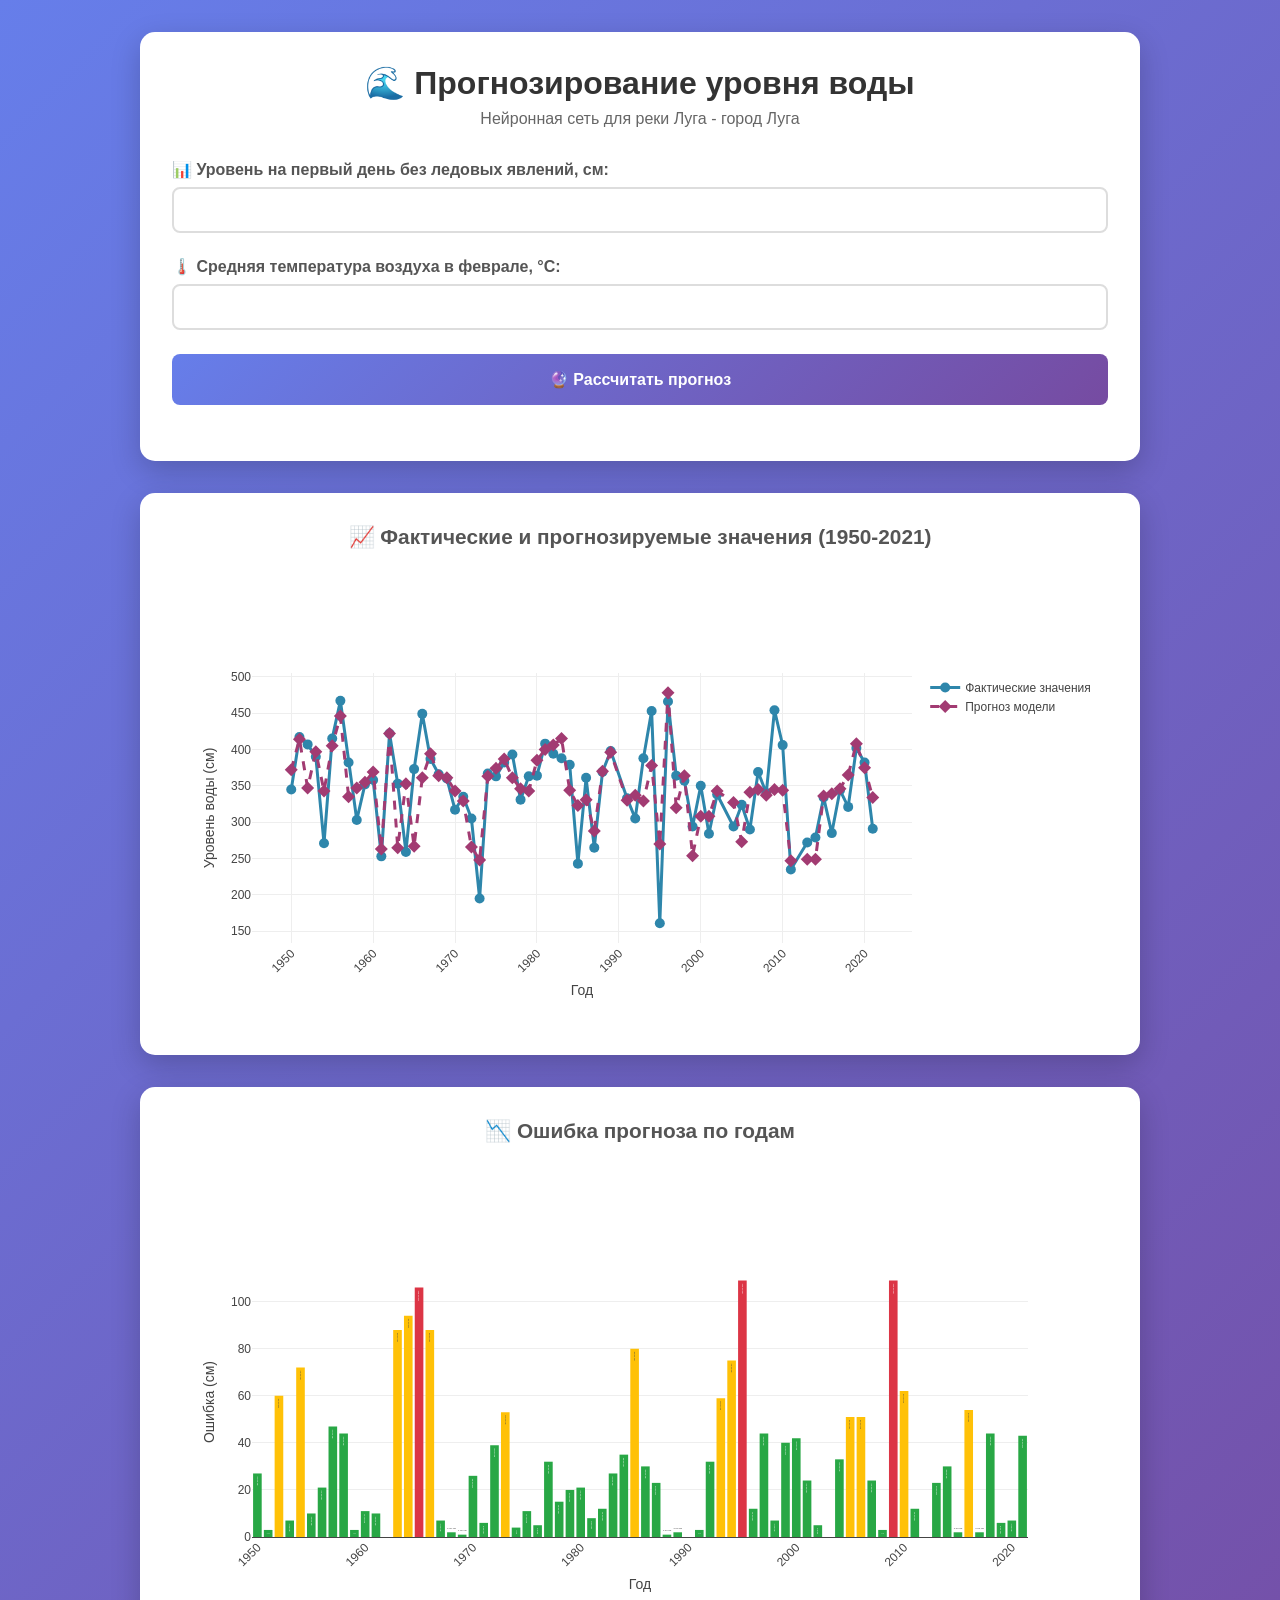
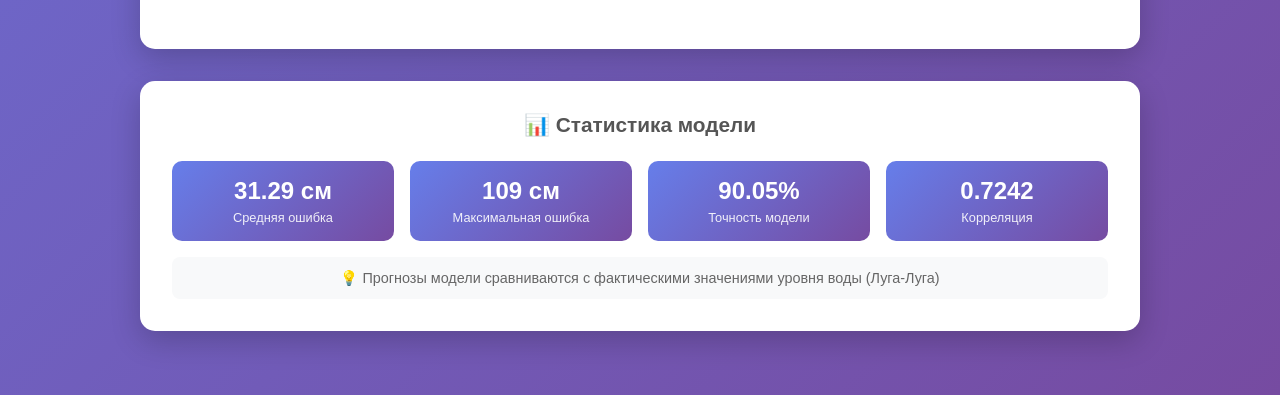
<file: templates/index.html>
<!DOCTYPE html>
<html lang="ru">
<head>
    <meta charset="UTF-8">
    <meta name="viewport" content="width=device-width, initial-scale=1.0">
    <title>Нейронная сеть - Прогнозирование уровня воды</title>
    <script src="https://cdn.plot.ly/plotly-latest.min.js"></script>
    <style>
        * {
            margin: 0;
            padding: 0;
            box-sizing: border-box;
        }

        body {
            font-family: 'Segoe UI', Tahoma, Geneva, Verdana, sans-serif;
            background: linear-gradient(135deg, #667eea 0%, #764ba1 100%);
            min-height: 100vh;
            padding: 2rem;
        }

        .container {
            background: white;
            padding: 2rem;
            border-radius: 15px;
            box-shadow: 0 10px 30px rgba(0,0,0,0.2);
            width: 100%;
            max-width: 1000px;
            margin: 0 auto 2rem auto;
        }

        h1 {
            text-align: center;
            color: #333;
            margin-bottom: 0.5rem;
        }

        .subtitle {
            text-align: center;
            color: #666;
            margin-bottom: 2rem;
        }

        h2 {
            color: #555;
            margin-bottom: 1.5rem;
            text-align: center;
            font-size: 1.3rem;
        }

        .input-group {
            margin-bottom: 1.5rem;
        }

        label {
            display: block;
            margin-bottom: 0.5rem;
            font-weight: bold;
            color: #555;
        }

        input[type="number"] {
            width: 100%;
            padding: 0.75rem;
            border: 2px solid #ddd;
            border-radius: 8px;
            font-size: 1rem;
            transition: border-color 0.3s;
        }

        input[type="number"]:focus {
            outline: none;
            border-color: #667eea;
        }

        button {
            background: linear-gradient(135deg, #667eea 0%, #764ba1 100%);
            color: white;
            padding: 1rem;
            border: none;
            border-radius: 8px;
            font-size: 1rem;
            cursor: pointer;
            width: 100%;
            font-weight: bold;
            transition: transform 0.2s;
        }

        button:hover {
            transform: translateY(-2px);
        }

        .result {
            margin-top: 1.5rem;
            text-align: center;
        }

        .success {
            background: #d4edda;
            color: #155724;
            padding: 1.5rem;
            border-radius: 8px;
            border: 1px solid #c3e6cb;
        }

        .error {
            background: #f8d7da;
            color: #721c24;
            padding: 1rem;
            border-radius: 8px;
            border: 1px solid #f5c6cb;
        }

        .prediction-value {
            font-size: 2rem;
            font-weight: bold;
            margin: 0.5rem 0;
        }

        .stats-grid {
            display: grid;
            grid-template-columns: repeat(auto-fit, minmax(200px, 1fr));
            gap: 1rem;
            margin-top: 1rem;
        }

        .stat-card {
            background: linear-gradient(135deg, #667eea 0%, #764ba1 100%);
            color: white;
            padding: 1rem;
            border-radius: 10px;
            text-align: center;
        }

        .stat-value {
            font-size: 1.5rem;
            font-weight: bold;
        }

        .stat-label {
            font-size: 0.8rem;
            opacity: 0.9;
            margin-top: 0.3rem;
        }

        .info-text {
            background: #f8f9fa;
            padding: 0.8rem;
            border-radius: 8px;
            margin-top: 1rem;
            text-align: center;
            color: #666;
            font-size: 0.9rem;
        }

        @media (max-width: 768px) {
            body {
                padding: 1rem;
            }
            
            .container {
                padding: 1rem;
            }
            
            .prediction-value {
                font-size: 1.5rem;
            }
        }
    </style>
</head>
<body>
    <div class="container">
        <h1>🌊 Прогнозирование уровня воды</h1>
        <div class="subtitle">Нейронная сеть для реки Луга - город Луга</div>

        <form id="predictionForm">
            <div class="input-group">
                <label for="var2">📊 Уровень на первый день без ледовых явлений, см:</label>
                <input type="number" id="var2" name="var2" step="any" required
                       placeholder="">
            </div>

            <div class="input-group">
                <label for="var3">🌡️ Средняя температура воздуха в феврале, °C:</label>
                <input type="number" id="var3" name="var3" step="any" required
                       placeholder="">
            </div>

            <button type="submit">🔮 Рассчитать прогноз</button>
        </form>

        <div id="result" class="result"></div>
    </div>

    <div class="container">
        <h2>📈 Фактические и прогнозируемые значения (1950-2021)</h2>
        <div id="comparisonChart" style="height: 450px;"></div>
    </div>

    <div class="container">
        <h2>📉 Ошибка прогноза по годам</h2>
        <div id="errorChart" style="height: 450px;"></div>
    </div>

    <div class="container">
        <h2>📊 Статистика модели</h2>
        <div class="stats-grid" id="stats"></div>
        <div class="info-text">
            💡 Прогнозы модели сравниваются с фактическими значениями уровня воды (Луга-Луга)
        </div>
    </div>

    <script>
        // Данные для графиков
        const years = [1950,1951,1952,1953,1954,1955,1956,1957,1958,1959,1960,1961,1962,1963,1964,1965,1966,1967,1968,1969,1970,1971,1972,1973,1974,1975,1976,1977,1978,1979,1980,1981,1982,1983,1984,1985,1986,1987,1988,1989,1991,1992,1993,1994,1995,1996,1997,1998,1999,2000,2001,2002,2004,2005,2006,2007,2008,2009,2010,2011,2013,2014,2015,2016,2017,2018,2019,2020,2021];
        const predicted = [372,414,347,397,343,405,446,335,347,355,369,263,422,265,353,267,361,394,364,361,343,329,266,248,363,374,387,361,346,343,385,400,406,415,344,323,331,288,370,396,330,337,329,378,270,478,320,364,254,308,308,343,327,273,341,345,337,345,344,247,249,249,336,339,346,365,408,375,334];
        const actual = [345,417,407,390,271,415,467,382,303,352,358,253,422,353,259,373,449,387,366,360,317,335,305,195,367,363,382,393,331,363,364,408,394,388,379,243,361,265,369,398,333,305,388,453,161,466,364,357,294,350,284,338,294,324,290,369,340,454,406,235,272,279,334,285,344,321,402,382,291];
        
        // Расчет ошибок
        const errors = actual.map((a, i) => Math.abs(a - predicted[i]));
        const mae = (errors.reduce((a, b) => a + b, 0) / errors.length).toFixed(2);
        const maxError = Math.max(...errors);
        
        // Расчет корреляции
        const n = actual.length;
        const sumX = actual.reduce((a, b) => a + b, 0);
        const sumY = predicted.reduce((a, b) => a + b, 0);
        const sumXY = actual.reduce((sum, xi, i) => sum + xi * predicted[i], 0);
        const sumX2 = actual.reduce((sum, xi) => sum + xi * xi, 0);
        const sumY2 = predicted.reduce((sum, yi) => sum + yi * yi, 0);
        const correlation = ((n * sumXY - sumX * sumY) / Math.sqrt((n * sumX2 - sumX * sumX) * (n * sumY2 - sumY * sumY))).toFixed(4);
        
        // Расчет точности
        const relativeErrors = errors.map((e, i) => e / actual[i] * 100);
        const mape = relativeErrors.reduce((a, b) => a + b, 0) / relativeErrors.length;
        const accuracy = (100 - mape).toFixed(2);
        
        // Отображение статистики
        document.getElementById('stats').innerHTML = `
            <div class="stat-card">
                <div class="stat-value">${mae} см</div>
                <div class="stat-label">Средняя ошибка</div>
            </div>
            <div class="stat-card">
                <div class="stat-value">${maxError} см</div>
                <div class="stat-label">Максимальная ошибка</div>
            </div>
            <div class="stat-card">
                <div class="stat-value">${accuracy}%</div>
                <div class="stat-label">Точность модели</div>
            </div>
            <div class="stat-card">
                <div class="stat-value">${correlation}</div>
                <div class="stat-label">Корреляция</div>
            </div>
        `;
        
        // График 1: Сравнение
        const comparisonTrace1 = {
            x: years,
            y: actual,
            name: 'Фактические значения',
            type: 'scatter',
            mode: 'lines+markers',
            line: { color: '#2E86AB', width: 3 },
            marker: { size: 10, color: '#2E86AB' }
        };

        const comparisonTrace2 = {
            x: years,
            y: predicted,
            name: 'Прогноз модели',
            type: 'scatter',
            mode: 'lines+markers',
            line: { color: '#A23B72', width: 3, dash: 'dash' },
            marker: { size: 10, color: '#A23B72', symbol: 'diamond' }
        };

        const comparisonLayout = {
            xaxis: { title: 'Год', tickangle: -45 },
            yaxis: { title: 'Уровень воды (см)' },
            hovermode: 'closest'
        };

        Plotly.newPlot('comparisonChart', [comparisonTrace1, comparisonTrace2], comparisonLayout);
        
        // График 2: Ошибки
        const errorTrace = {
            x: years,
            y: errors,
            type: 'bar',
            marker: {
                color: errors.map(err => err > 100 ? '#dc3545' : (err > 50 ? '#ffc107' : '#28a745'))
            },
            text: errors.map(err => err.toFixed(2) + ' см'),
            textposition: 'auto'
        };

        const errorLayout = {
            xaxis: { title: 'Год', tickangle: -45 },
            yaxis: { title: 'Ошибка (см)' }
        };

        Plotly.newPlot('errorChart', [errorTrace], errorLayout);
        
        // Отправка формы
        document.getElementById('predictionForm').addEventListener('submit', async function(e) {
            e.preventDefault();

            const formData = new FormData(this);
            const var2 = parseFloat(formData.get('var2'));
            const var3 = parseFloat(formData.get('var3'));

            const resultDiv = document.getElementById('result');
            resultDiv.innerHTML = '<div class="loading">⏳ Расчет...</div>';

            try {
                const response = await fetch('/predict', {
                    method: 'POST',
                    body: formData
                });

                const result = await response.json();

                if (result.success) {
                    resultDiv.innerHTML = `
                        <div class="success">
                            <h3>✅ Результат расчёта:</h3>
                            <div class="prediction-value">${result.prediction} см</div>
                            <div class="prediction-info">
                                📊 При входных данных:<br>
                                • Уровень: ${var2} см<br>
                                • Температура: ${var3} °C
                            </div>
                        </div>`;
                } else {
                    resultDiv.innerHTML = `
                        <div class="error">
                            <h3>❌ Ошибка:</h3>
                            <p>${result.error}</p>
                        </div>`;
                }
            } catch (error) {
                resultDiv.innerHTML = `
                    <div class="error">
                        <h3>❌ Ошибка:</h3>
                        <p>Не удалось подключиться к серверу</p>
                    </div>`;
            }
        });
    </script>
</body>
</html>
</file>
